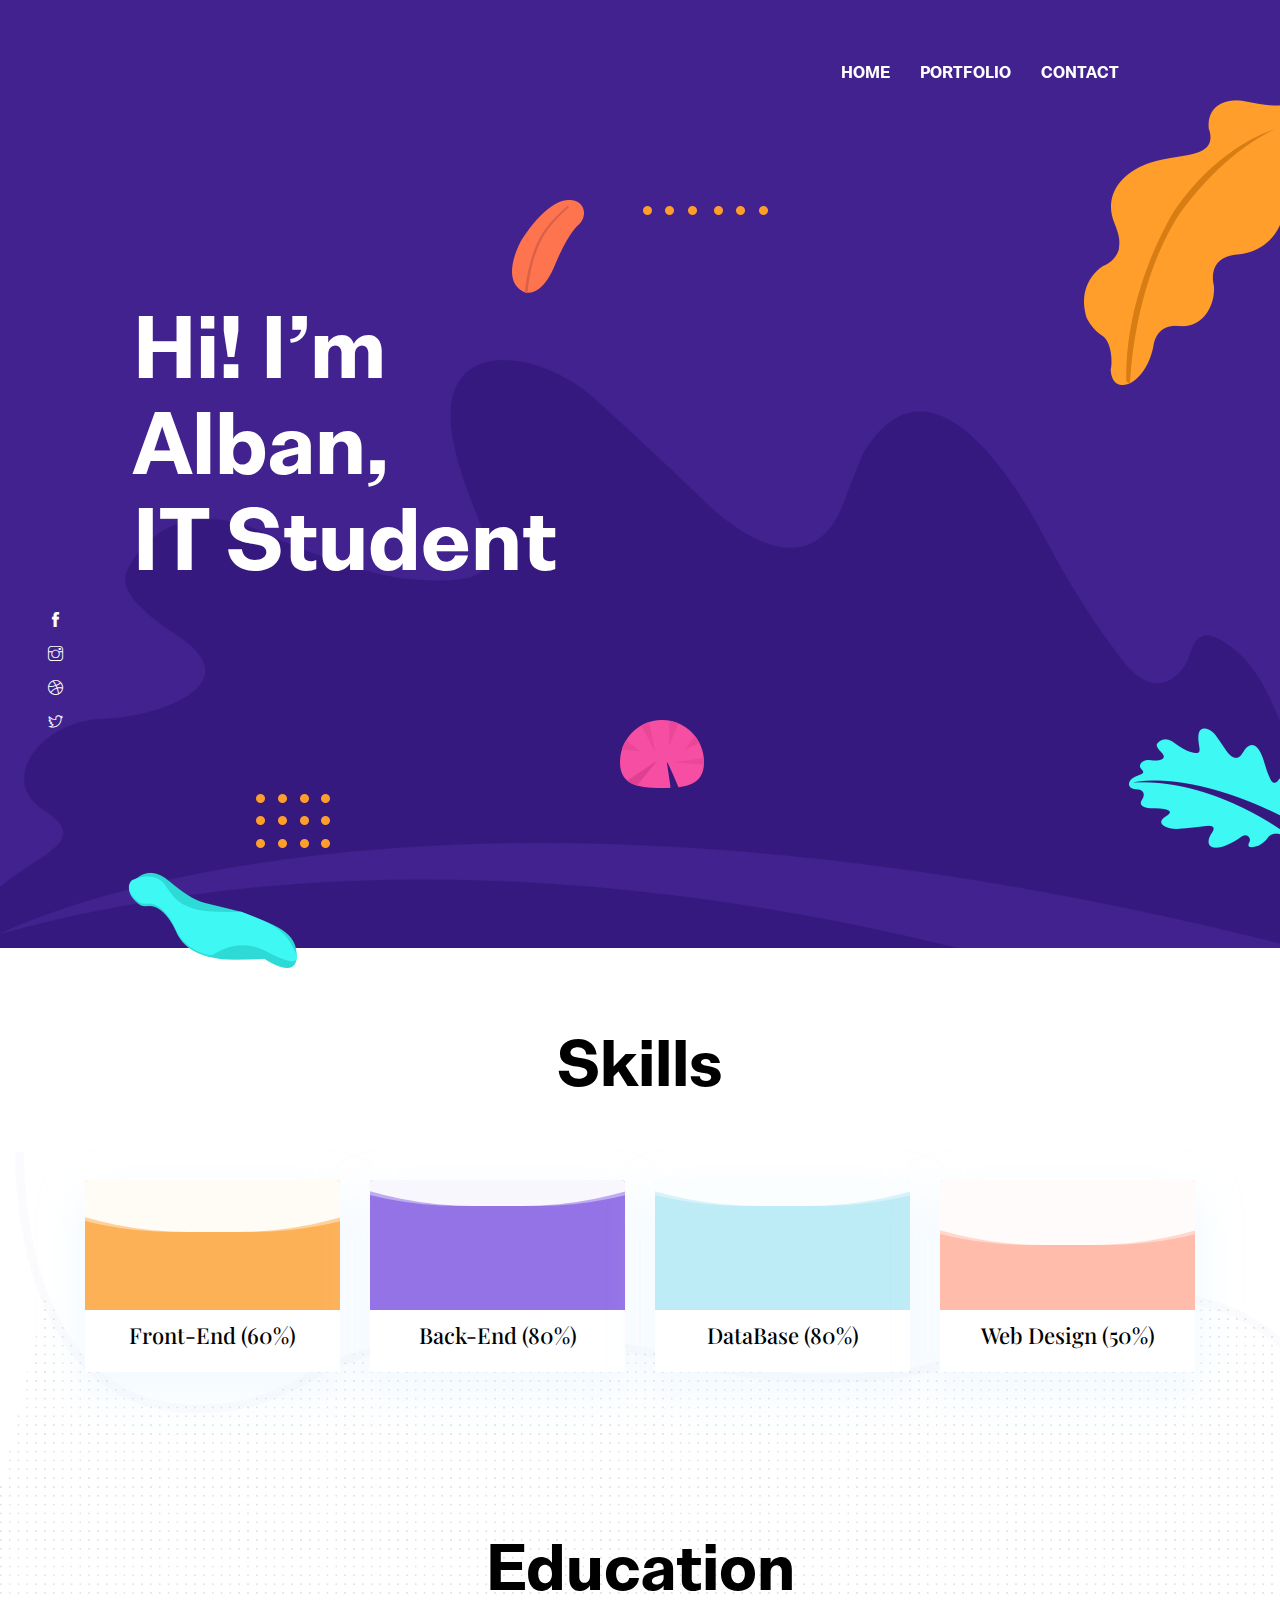
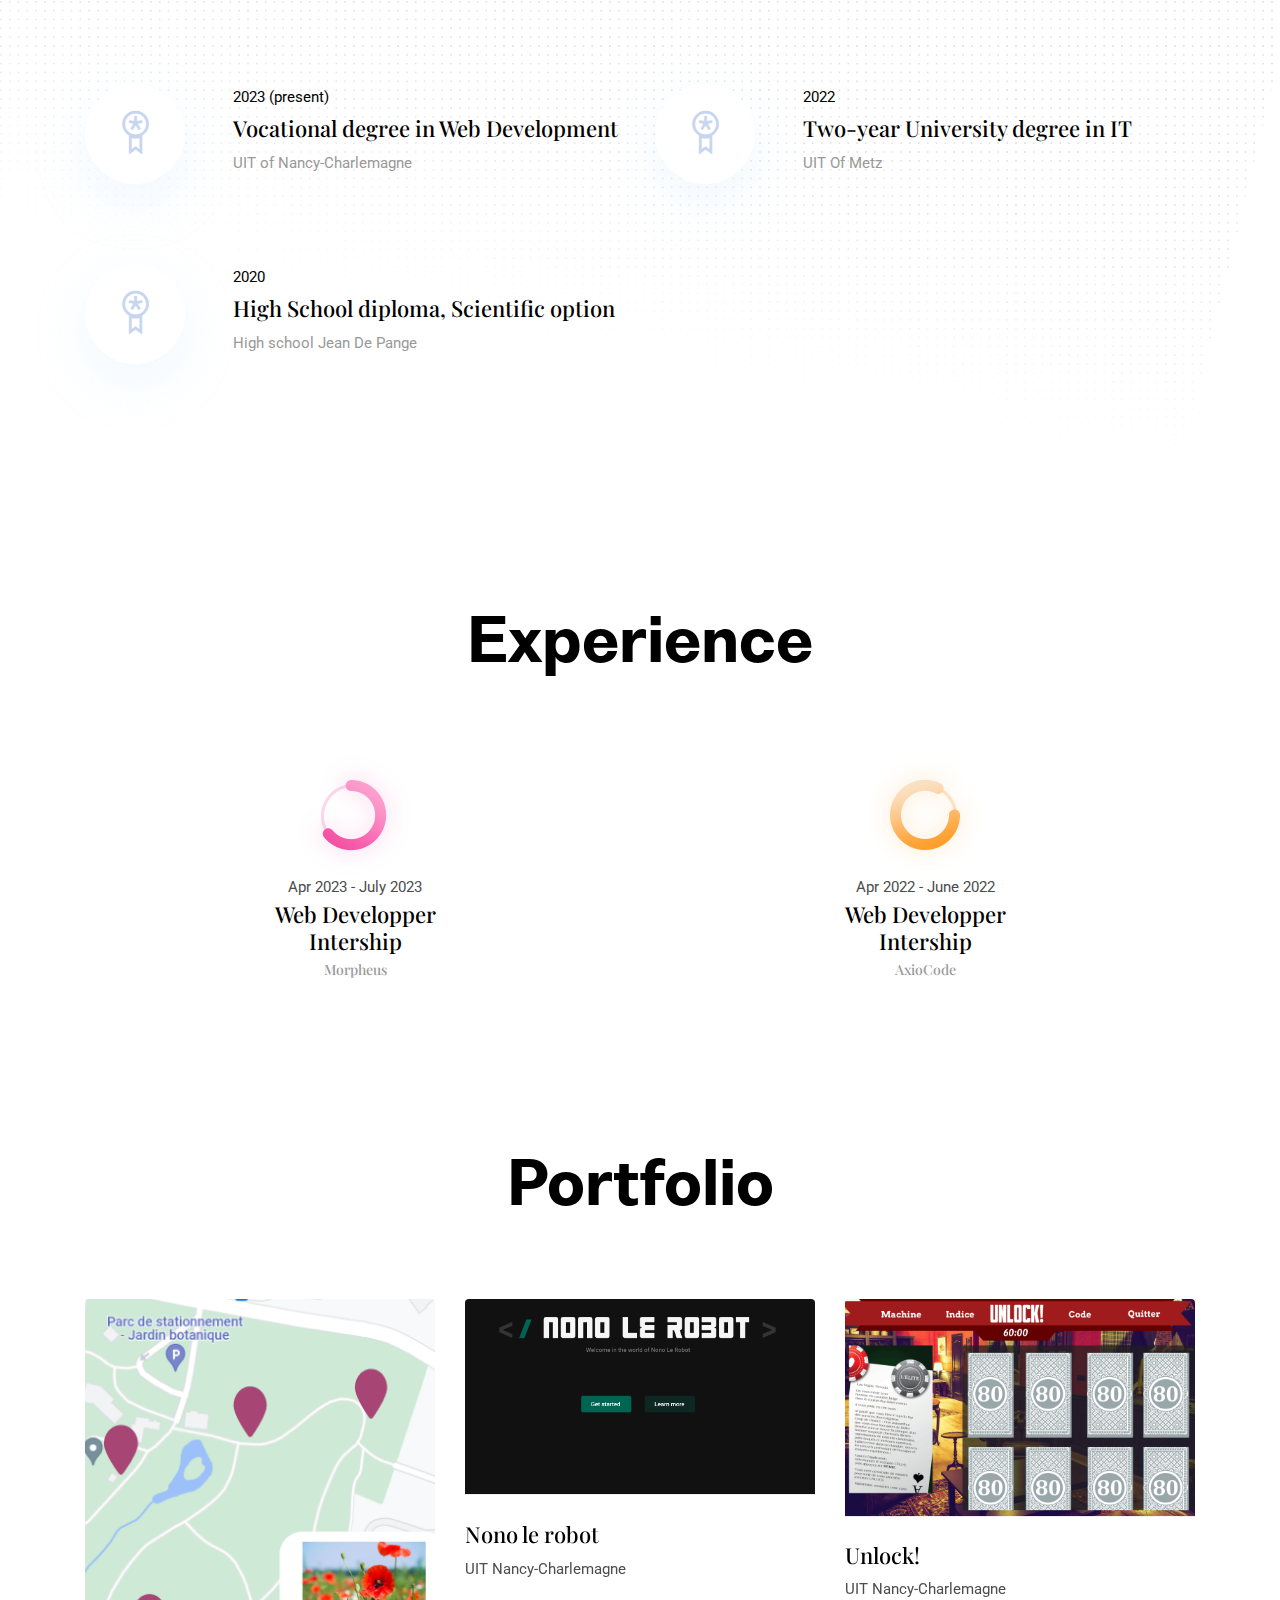
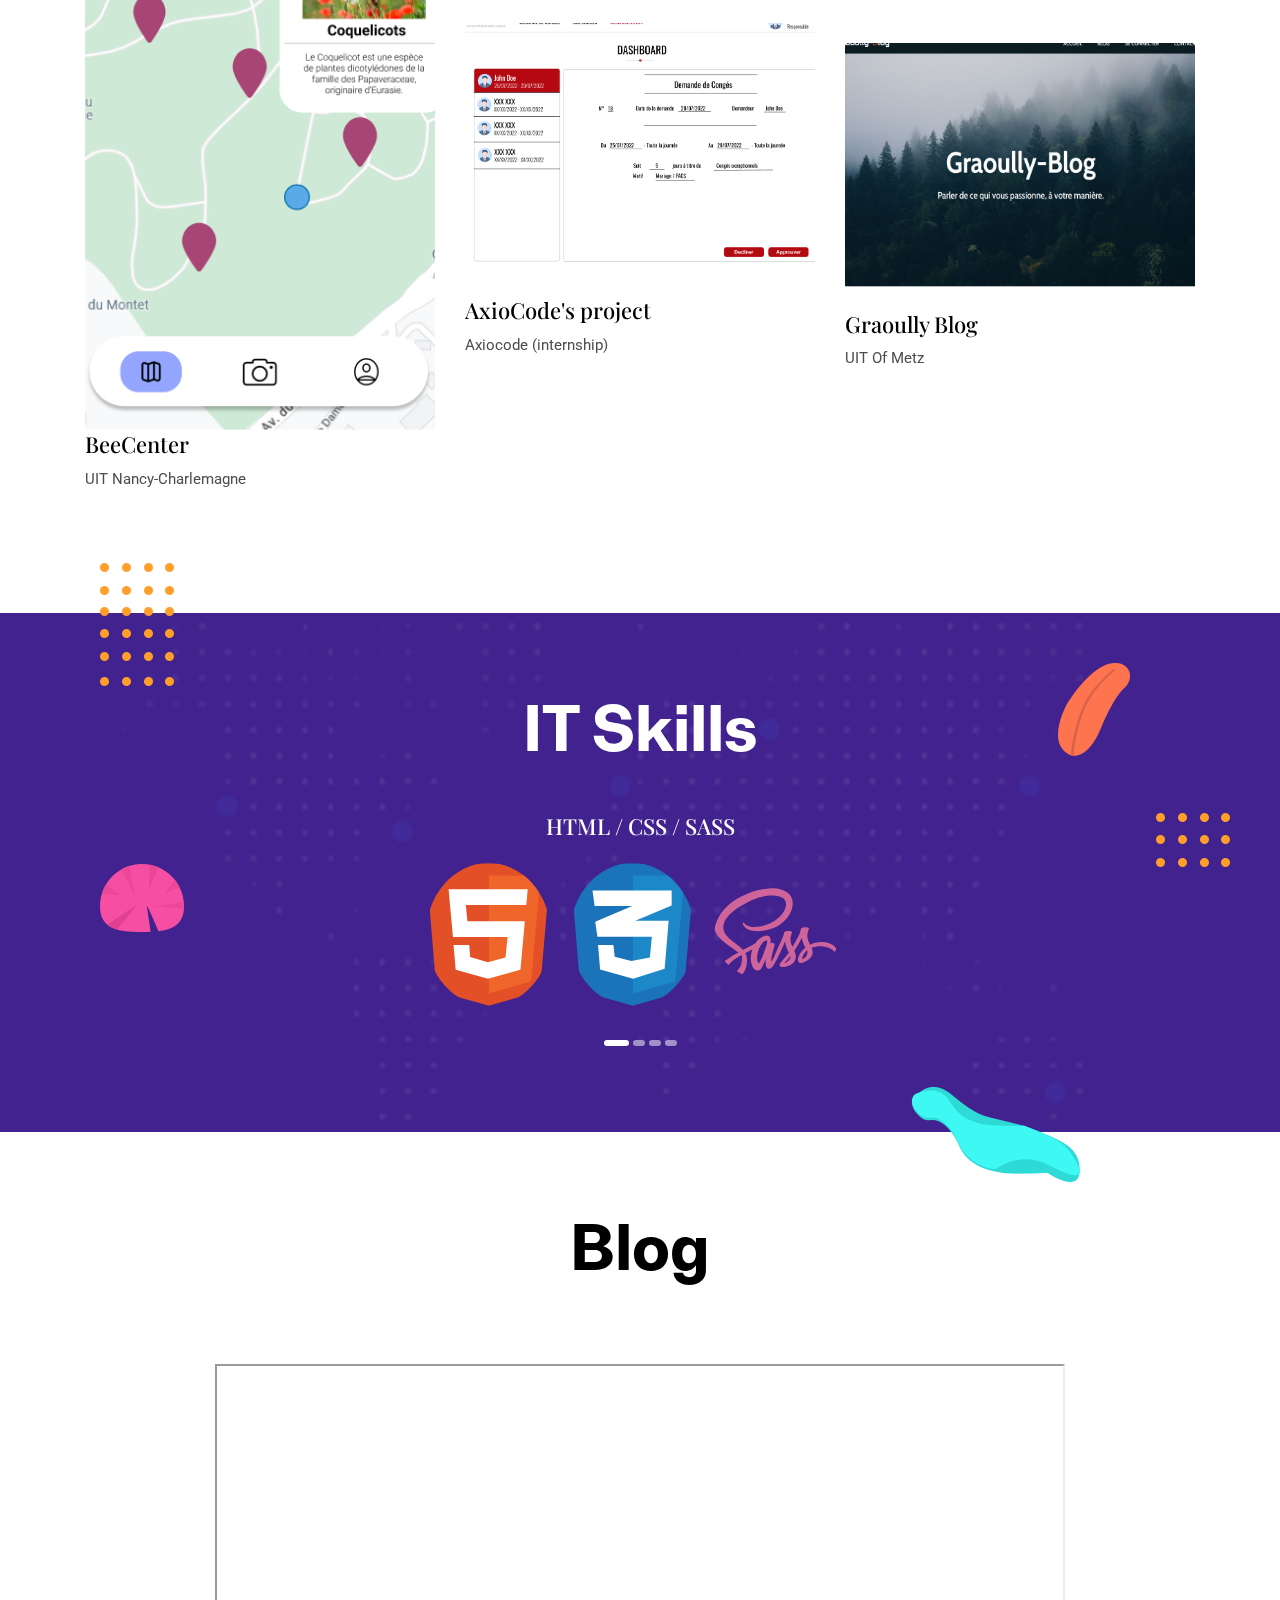
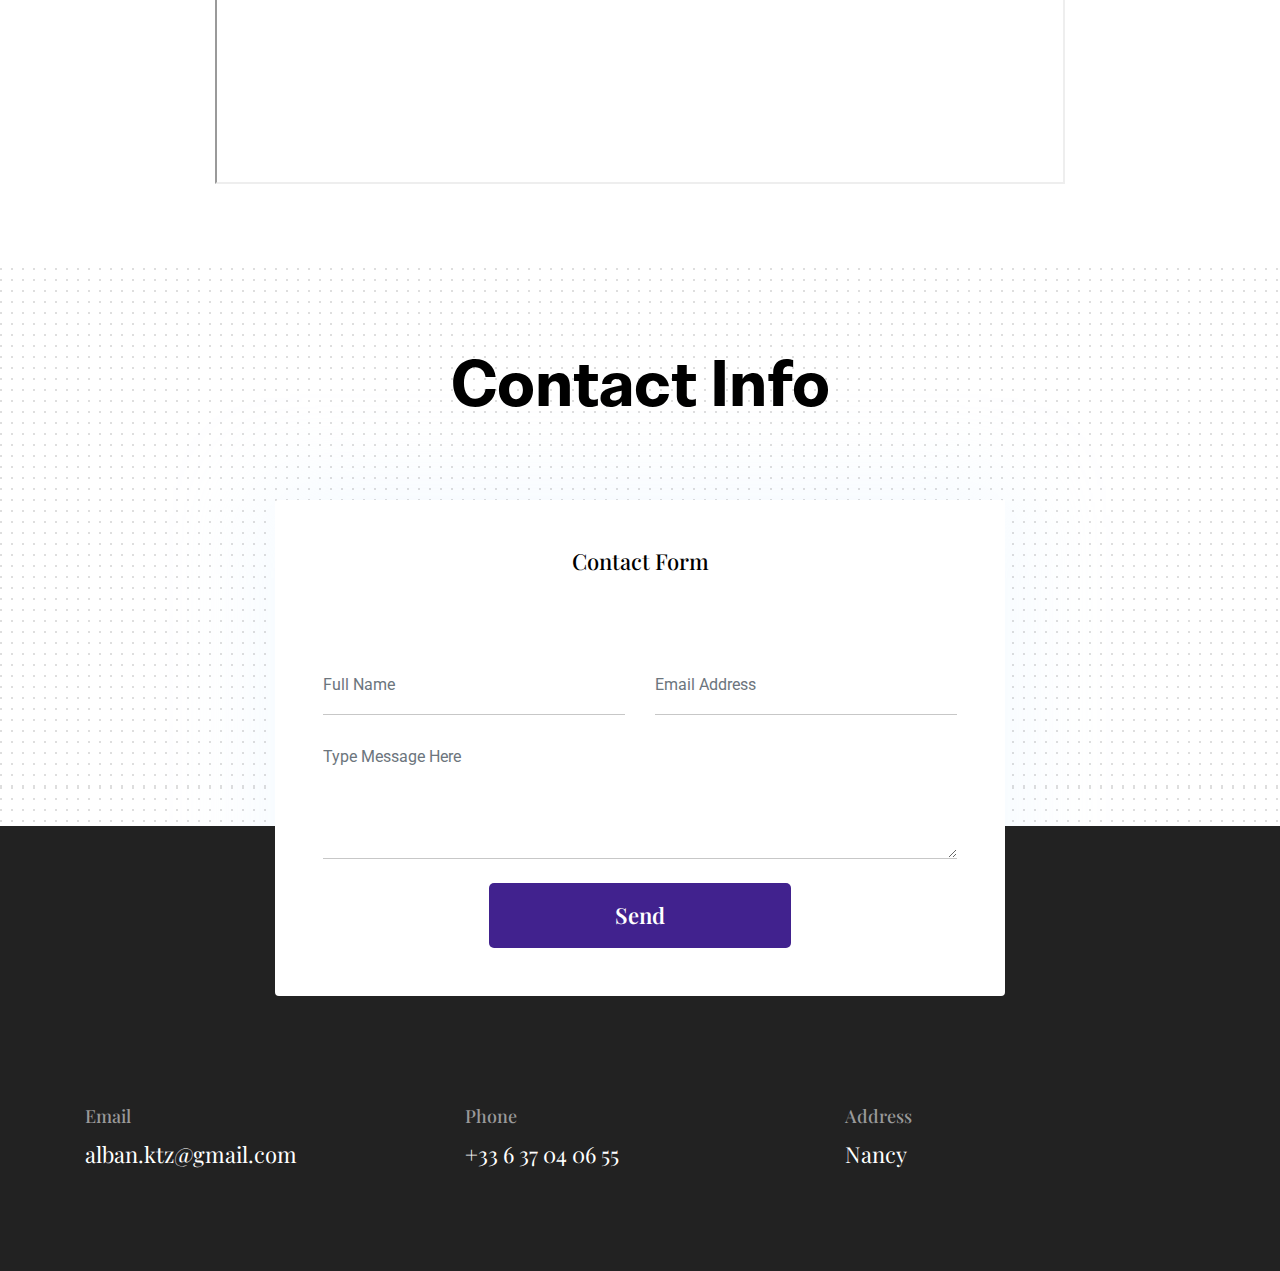
<file: index.html>
<!DOCTYPE html>
<html lang="zxx">

<head>
  <meta charset="utf-8">
  <title>Alban's Portfolio</title>

  <!-- mobile responsive meta -->
  <meta name="viewport" content="width=device-width, initial-scale=1">
  <meta name="viewport" content="width=device-width, initial-scale=1, maximum-scale=1">
  
  <!-- ** Plugins Needed for the Project ** -->
  <!-- Bootstrap -->
  <link rel="stylesheet" href="plugins/bootstrap/bootstrap.min.css">
  <!-- slick slider -->
  <link rel="stylesheet" href="plugins/slick/slick.css">
  <!-- themefy-icon -->
  <link rel="stylesheet" href="plugins/themify-icons/themify-icons.css">

  <!-- Main Stylesheet -->
  <link href="css/style.css" rel="stylesheet">
  
  <!--Favicon-->
  <link rel="shortcut icon" href="images/favicon.ico" type="image/x-icon">
  <link rel="icon" href="images/favicon.ico" type="image/x-icon">

</head>

<body>
  

<header class="navigation fixed-top">
  <nav class="navbar navbar-expand-lg navbar-dark">
    <button class="navbar-toggler" type="button" data-toggle="collapse" data-target="#navigation"
      aria-controls="navigation" aria-expanded="false" aria-label="Toggle navigation">
      <span class="navbar-toggler-icon"></span>
    </button>

    <div class="collapse navbar-collapse text-center" id="navigation">
      <ul class="navbar-nav ml-auto">
        <li class="nav-item active">
          <a class="nav-link" href="index.html">Home</a>
        </li>
        <li class="nav-item">
          <a class="nav-link" href="portfolio.html">Portfolio</a>
        </li>
        <li class="nav-item">
          <a class="nav-link" href="contact.html">Contact</a>
        </li>
      </ul>
    </div>
  </nav>
</header>

<!-- hero area -->
<section class="hero-area bg-primary" id="parallax">
  <div class="container">
    <div class="row">
      <div class="col-lg-11 mx-auto">
        <h1 class="text-white font-tertiary">Hi! I’m <br> Alban, <br> IT Student</h1>
      </div>
    </div>
  </div>
  <div class="layer-bg w-100">
    <img class="img-fluid w-100" src="images/illustrations/leaf-bg.png" alt="bg-shape">
  </div>
  <div class="layer" id="l2">
    <img src="images/illustrations/dots-cyan.png" alt="bg-shape">
  </div>
  <div class="layer" id="l3">
    <img src="images/illustrations/leaf-orange.png" alt="bg-shape">
  </div>
  <div class="layer" id="l4">
    <img src="images/illustrations/dots-orange.png" alt="bg-shape">
  </div>
  <div class="layer" id="l5">
    <img src="images/illustrations/leaf-yellow.png" alt="bg-shape">
  </div>
  <div class="layer" id="l6">
    <img src="images/illustrations/leaf-cyan.png" alt="bg-shape">
  </div>
  <div class="layer" id="l7">
    <img src="images/illustrations/dots-group-orange.png" alt="bg-shape">
  </div>
  <div class="layer" id="l8">
    <img src="images/illustrations/leaf-pink-round.png" alt="bg-shape">
  </div>
  <div class="layer" id="l9">
    <img src="images/illustrations/leaf-cyan-2.png" alt="bg-shape">
  </div>
  <!-- social icon -->
  <ul class="list-unstyled ml-5 mt-3 position-relative zindex-1">
    <li class="mb-3"><a class="text-white" href="#"><i class="ti-facebook"></i></a></li>
    <li class="mb-3"><a class="text-white" href="#"><i class="ti-instagram"></i></a></li>
    <li class="mb-3"><a class="text-white" href="#"><i class="ti-dribbble"></i></a></li>
    <li class="mb-3"><a class="text-white" href="#"><i class="ti-twitter"></i></a></li>
  </ul>
  <!-- /social icon -->
</section>
<!-- /hero area -->

<!-- skills -->
<section class="section">
  <div class="container">
    <div class="row">
      <div class="col-lg-12 text-center">
        <h2 class="section-title">Skills</h2>
      </div>
      <div class="col-lg-3 col-sm-6 mb-4 mb-lg-0">
        <div class="card shadow text-center">
          <div class="position-relative rounded-top progress-wrapper" data-color="#fdb157">
            <div class="wave" data-progress="60%"></div>
          </div>
          <div class="card-footer bg-white">
            <h4 class="card-title">Front-End (60%)</h4>
          </div>
        </div>
      </div>
      <div class="col-lg-3 col-sm-6 mb-4 mb-lg-0">
        <div class="card shadow text-center">
          <div class="position-relative rounded-top progress-wrapper" data-color="#9473e6">
            <div class="wave" data-progress="80%"></div>
          </div>
          <div class="card-footer bg-white">
            <h4 class="card-title">Back-End (80%)</h4>
          </div>
        </div>
      </div>
      <div class="col-lg-3 col-sm-6 mb-4 mb-lg-0">
        <div class="card shadow text-center">
          <div class="position-relative rounded-top progress-wrapper" data-color="#bdecf6">
            <div class="wave" data-progress="80%"></div>
          </div>
          <div class="card-footer bg-white">
            <h4 class="card-title">DataBase (80%)</h4>
          </div>
        </div>
      </div>
      <div class="col-lg-3 col-sm-6 mb-4 mb-lg-0">
        <div class="card shadow text-center">
          <div class="position-relative rounded-top progress-wrapper" data-color="#ffbcaa">
            <div class="wave" data-progress="50%"></div>
          </div>
          <div class="card-footer bg-white">
            <h4 class="card-title">Web Design (50%)</h4>
          </div>
        </div>
      </div>
    </div>
  </div>
</section>
<!-- /skills -->

<!-- education -->
<section class="section position-relative">
  <div class="container">
    <div class="row">
      <div class="col-lg-12 text-center">
        <h2 class="section-title">Education</h2>
      </div>
      <div class="col-lg-6 col-md-6 mb-80">
        <div class="d-flex">
          <div class="mr-lg-5 mr-3">
            <i class="ti-medall icon icon-light icon-bg bg-white shadow rounded-circle d-block"></i>
          </div>
          <div>
            <p class="text-dark mb-1">2023 (present)</p>
            <h4>Vocational degree in Web Development</h4>
            <p class="mb-0 text-light">UIT of Nancy-Charlemagne</p>
          </div>
        </div>
      </div>
      <div class="col-lg-6 col-md-6 mb-80">
        <div class="d-flex">
          <div class="mr-lg-5 mr-3">
            <i class="ti-medall icon icon-light icon-bg bg-white shadow rounded-circle d-block"></i>
          </div>
          <div>
            <p class="text-dark mb-1">2022</p>
            <h4>Two-year University degree in IT</h4>
            <p class="mb-0 text-light">UIT Of Metz</p>
          </div>
        </div>
      </div>
      <div class="col-lg-6 col-md-6 mb-80">
        <div class="d-flex">
          <div class="mr-lg-5 mr-3">
            <i class="ti-medall icon icon-light icon-bg bg-white shadow rounded-circle d-block"></i>
          </div>
          <div>
            <p class="text-dark mb-1">2020</p>
            <h4>High School diploma, Scientific option</h4>
            <p class="mb-0 text-light">High school Jean De Pange</p>
          </div>
        </div>
      </div>
      
    </div>
  </div>
  <!-- bg image -->
  <img class="img-fluid edu-bg-image w-100" src="images/backgrounds/education-bg.png" alt="bg-image">
</section>
<!-- /education -->

<!-- experience -->
<section class="section">
  <div class="container">
    <div class="row justify-content-around">
      <div class="col-lg-12 text-center">
        <h2 class="section-title">Experience</h2>
      </div>
      <div class="col-lg-3 col-md-4 text-center">
        <img src="images/experience/icon-1.png" alt="icon">
        <p class="mb-0">Apr 2023 - July 2023</p>
        <h4>Web Developper Intership</h4>
        <h6 class="text-light">Morpheus</h6>
      </div>
      <div class="col-lg-3 col-md-4 text-center">
        <img src="images/experience/icon-2.png" alt="icon">
        <p class="mb-0">Apr 2022 - June 2022</p>
        <h4>Web Developper Intership</h4>
        <h6 class="text-light">AxioCode</h6>
      </div>
    </div>
  </div>
</section>
<!-- ./experience -->

<!-- portfolio -->
<section class="section">
  <div class="container">
    <div class="row">
      <div class="col-12 text-center">
        <h2 class="section-title">Portfolio</h2>
      </div>
    </div>
    <div class="row shuffle-wrapper">
      <div class="col-lg-4 col-6 mb-4 shuffle-item">
        <div class="position-relative rounded hover-wrapper">
          <img src="images/portfolio/beecenter.png" alt="portfolio-image" class="img-fluid rounded w-100">
          <div class="hover-overlay">
            <div class="hover-content">
              <a class="btn btn-light btn-sm" href="portfolio.html">view all projects</a>
            </div>
          </div>
          <div>
          <br><br>
        		<h4>BeeCenter</h4>
        		<p>UIT Nancy-Charlemagne</p>
        	</div>
        </div>
      </div>
      <div class="col-lg-4 col-6 mb-4 shuffle-item">
        <div class="position-relative rounded hover-wrapper">
          <img src="images/portfolio/nonorobot.png" alt="portfolio-image" class="img-fluid rounded w-100">
          <div class="hover-overlay">
            <div class="hover-content">
              <a class="btn btn-light btn-sm" href="portfolio.html">view all projects</a>
            </div>
          </div>
          <div>
          <br><br>
        		<h4>Nono le robot</h4>
        		<p>UIT Nancy-Charlemagne</p>
        	</div>
        </div>
      </div>
      <div class="col-lg-4 col-6 mb-4 shuffle-item">
        <div class="position-relative rounded hover-wrapper">
          <img src="images/portfolio/unlock.png" alt="portfolio-image" class="img-fluid rounded w-100">
          <div class="hover-overlay">
            <div class="hover-content">
              <a class="btn btn-light btn-sm" href="portfolio.html">view all projects</a>
            </div>
          </div>
          <div>
          <br><br>
        		<h4>Unlock!</h4>
        		<p>UIT Nancy-Charlemagne</p>
        	</div>
        </div>
      </div>
      <div class="col-lg-4 col-6 mb-4 shuffle-item">
        <div class="position-relative rounded hover-wrapper">
          <img src="images/portfolio/axiocode.png" alt="portfolio-image" class="img-fluid rounded w-100">
          <div class="hover-overlay">
            <div class="hover-content">
              <a class="btn btn-light btn-sm" href="portfolio.html">view all projects</a>
            </div>
          </div>
          <div>
          <br><br>
        		<h4>AxioCode's project</h4>
        		<p>Axiocode (internship)</p>
        	</div>
        </div>
      </div>
      <div class="col-lg-4 col-6 mb-4 shuffle-item">
        <div class="position-relative rounded hover-wrapper">
          <img src="images/portfolio/graoully.png" alt="portfolio-image" class="img-fluid rounded w-100">
          <div class="hover-overlay">
            <div class="hover-content">
              <a class="btn btn-light btn-sm" href="portfolio.html">view all projects</a>
            </div>
          </div>
          <div>
          <br><br>
        		<h4>Graoully Blog</h4>
        		<p>UIT Of Metz</p>
        	</div>
        </div>
      </div>
    </div>
  </div>
</section>
<!-- /portfolio -->

<!-- skills -->
<section class="section bg-primary position-relative testimonial-bg-shapes">
  <div class="container">
    <div class="row">
      <div class="col-12 text-center">
        <h2 class="section-title text-white mb-5">IT Skills</h2>
      </div>
      <div class="col-lg-10 mx-auto testimonial-slider">
        <!-- slider-item -->
        <div class="text-center testimonial-content">
          <h4 class="text-white mb-4">HTML / CSS / SASS</h4>
          <img class="img-fluid rounded-circle mb-4 d-inline-block" src="images/testimonial/html-1.svg"
            alt="client-image" style="width:125px; margin-right:15px;">
          <img class="img-fluid rounded-circle mb-4 d-inline-block" src="images/testimonial/css-3.svg"
            alt="client-image" style="width:125px; margin-right:15px;">
          <img class="img-fluid rounded-circle mb-4 d-inline-block" src="images/testimonial/sass-1.svg"
            alt="client-image" style="width:125px; margin-right:15px;">  
        </div>
        <!-- slider-item -->
        <div class="text-center testimonial-content">
          <h4 class="text-white mb-4">PHP / Symfony / Slim</h4>
          <img class="img-fluid rounded-circle mb-4 d-inline-block" src="images/testimonial/PHP-logo.png"
            alt="client-image" style="width:125px; margin-right:15px;">
            <img class="img-fluid rounded-circle mb-4 d-inline-block" src="images/testimonial/symfony.svg"
            alt="client-image" style="width:125px; margin-right:15px;">
          <img class="img-fluid rounded-circle mb-4 d-inline-block" src="images/testimonial/slim.svg"
            alt="client-image" style="width:125px; margin-right:15px;">
        </div>
        <!-- slider-item -->
        <div class="text-center testimonial-content">
          <h4 class="text-white mb-4">MySQL / NoSQL / MongoDB</h4>
          <img class="img-fluid rounded-circle mb-4 d-inline-block" src="images/testimonial/mysql-6.svg"
            alt="client-image" style="width:125px; margin-right:15px;">
          <img class="img-fluid rounded-circle mb-4 d-inline-block" src="images/testimonial/nosql.png"
            alt="client-image" style="width:125px; margin-right:15px;">
            <img class="img-fluid rounded-circle mb-4 d-inline-block" src="images/testimonial/mongodb-icon-1.svg"
            alt="client-image" style="width:125px; margin-right:15px;">
        </div>
        <!-- slider-item -->
        <div class="text-center testimonial-content">
          <h4 class="text-white mb-4">JavaScript / Node.js / Vue.js / React.js</h4>
          <img class="img-fluid rounded-circle mb-4 d-inline-block" src="images/testimonial/logo-javascript.svg"
            alt="client-image" style="width:125px; margin-right:15px;">
            <img class="img-fluid rounded-circle mb-4 d-inline-block" src="images/testimonial/nodejs-2.svg"
            alt="client-image" style="width:125px; margin-right:15px;">
          <img class="img-fluid rounded-circle mb-4 d-inline-block" src="images/testimonial/vuejs.png"
            alt="client-image" style="width:125px; margin-right:15px;">
          <img class="img-fluid rounded-circle mb-4 d-inline-block" src="images/testimonial/reactjs.png"
            alt="client-image" style="width:125px; margin-right:15px;">
        </div>
      </div>
    </div>
  </div>
<!-- bg shapes -->
  <img src="images/backgrounds/map.png" alt="map" class="img-fluid bg-map">
  <img src="images/illustrations/dots-group-v.png" alt="bg-shape" class="img-fluid bg-shape-1">
  <img src="images/illustrations/leaf-orange.png" alt="bg-shape" class="img-fluid bg-shape-2">
  <img src="images/illustrations/dots-group-sm.png" alt="bg-shape" class="img-fluid bg-shape-3">
  <img src="images/illustrations/leaf-pink-round.png" alt="bg-shape" class="img-fluid bg-shape-4">
  <img src="images/illustrations/leaf-cyan.png" alt="bg-shape" class="img-fluid bg-shape-5">
</section>
<!-- /skills -->


<!-- blog -->
<section class="section">
  <div class="container">
    <div class="row">
      <div class="col-12 text-center">
        <h2 class="section-title">Blog</h2>
      </div>
      <div style="margin: 0 auto">
       <iframe width="850" height="420"
        src="https://www.youtube.com/watch?v=rpxCrXMsRXM">
        </iframe> 
      </div>
    </div>
  </div>
</section>
<!-- /blog -->

<!-- contact -->
<section class="section section-on-footer" data-background="images/backgrounds/bg-dots.png">
  <div class="container">
    <div class="row">
      <div class="col-12 text-center">
        <h2 class="section-title">Contact Info</h2>
      </div>
      <div class="col-lg-8 mx-auto">
        <div class="bg-white rounded text-center p-5 shadow-down">
          <h4 class="mb-80">Contact Form</h4>
          <form action="#" class="row">
            <div class="col-md-6">
              <input type="text" id="name" name="name" placeholder="Full Name" class="form-control px-0 mb-4">
            </div>
            <div class="col-md-6">
              <input type="email" id="email" name="email" placeholder="Email Address" class="form-control px-0 mb-4">
            </div>
            <div class="col-12">
              <textarea name="message" id="message" class="form-control px-0 mb-4"
                placeholder="Type Message Here"></textarea>
            </div>
            <div class="col-lg-6 col-10 mx-auto">
              <button class="btn btn-primary w-100">send</button>
            </div>
          </form>
        </div>
      </div>
    </div>
  </div>
</section>
<!-- /contact -->

<!-- footer -->
<footer class="bg-dark footer-section">
  <div class="section">
    <div class="container">
      <div class="row">
        <div class="col-md-4">
          <h5 class="text-light">Email</h5>
          <p class="text-white paragraph-lg font-secondary">alban.ktz@gmail.com</p>
        </div>
        <div class="col-md-4">
          <h5 class="text-light">Phone</h5>
          <p class="text-white paragraph-lg font-secondary">+33 6 37 04 06 55</p>
        </div>
        <div class="col-md-4">
          <h5 class="text-light">Address</h5>
          <p class="text-white paragraph-lg font-secondary">Nancy</p>
        </div>
      </div>
    </div>
  </div>
</footer>
<!-- /footer -->

<!-- jQuery -->
<script src="plugins/jQuery/jquery.min.js"></script>
<!-- Bootstrap JS -->
<script src="plugins/bootstrap/bootstrap.min.js"></script>
<!-- slick slider -->
<script src="plugins/slick/slick.min.js"></script>
<!-- filter -->
<script src="plugins/shuffle/shuffle.min.js"></script>

<!-- Main Script -->
<script src="js/script.js"></script>

</body>
</html>
</file>
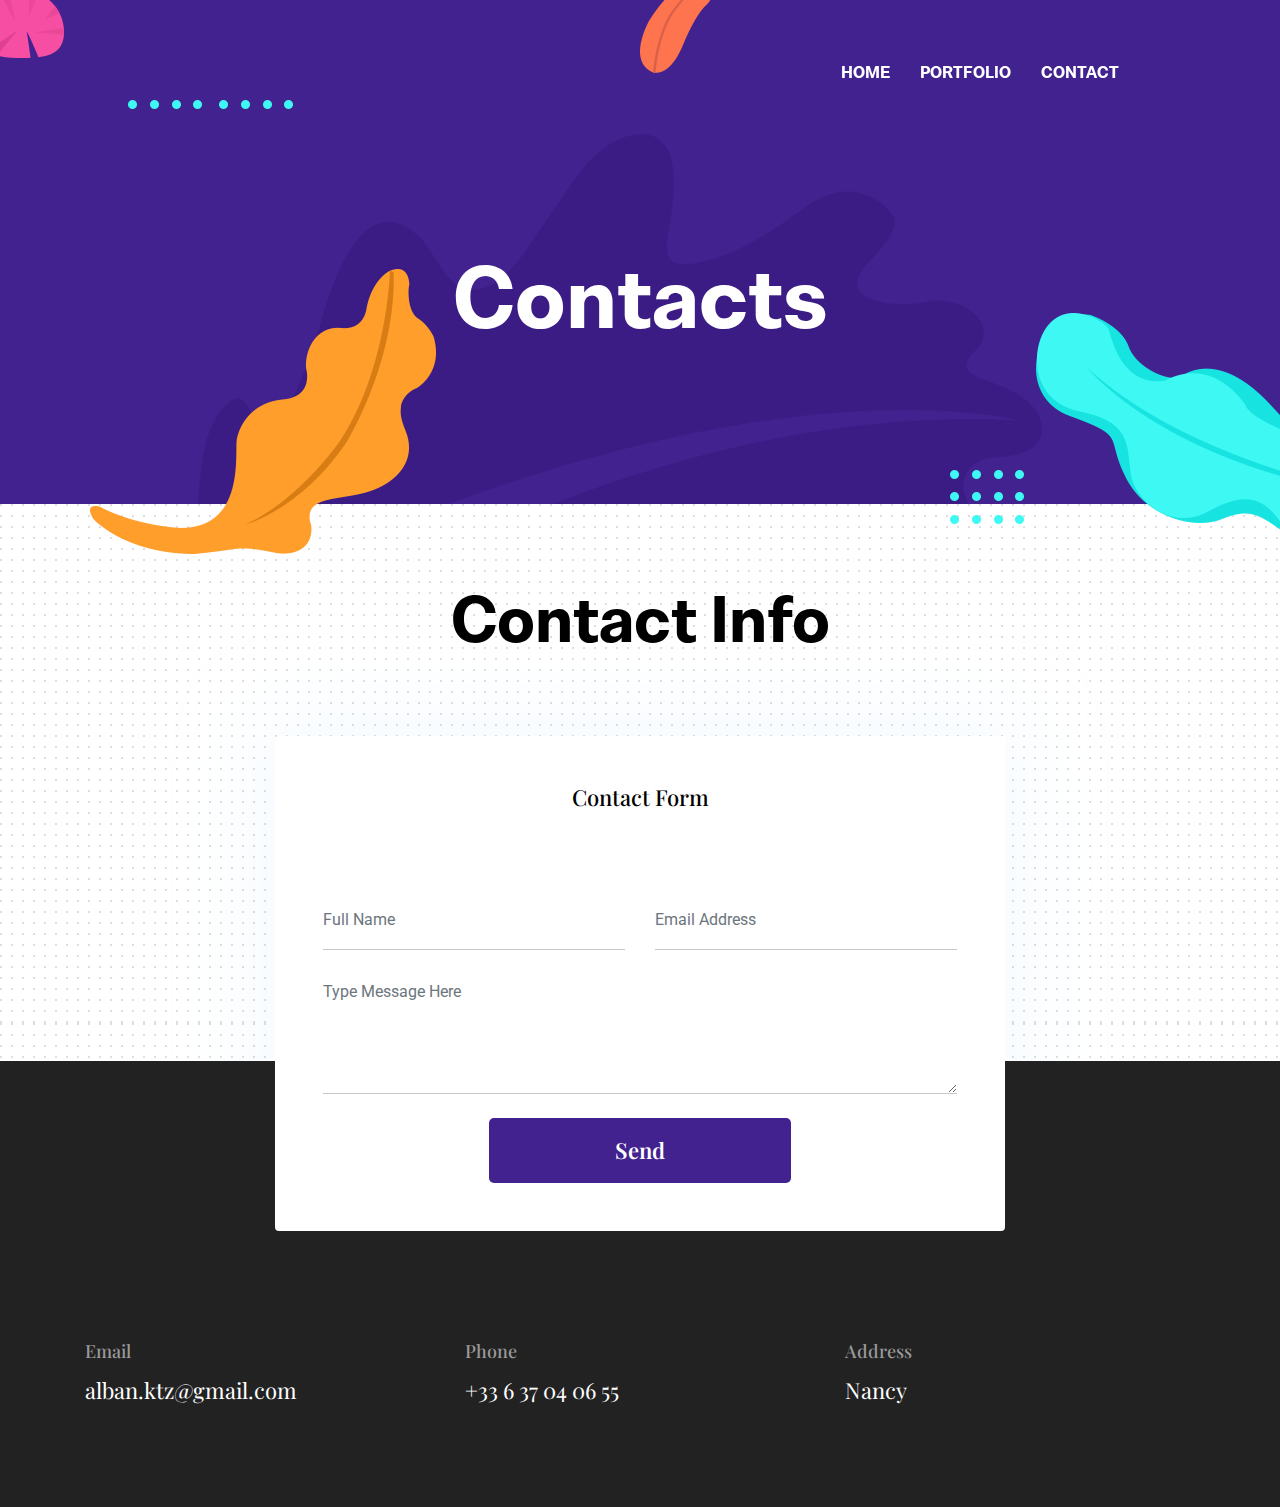
<file: contact.html>
<!DOCTYPE html>
<html lang="zxx">

<head>
  <meta charset="utf-8">
  <title>Portfolio Template</title>

  <!-- mobile responsive meta -->
  <meta name="viewport" content="width=device-width, initial-scale=1">
  <meta name="viewport" content="width=device-width, initial-scale=1, maximum-scale=1">
  
  <!-- ** Plugins Needed for the Project ** -->
  <!-- Bootstrap -->
  <link rel="stylesheet" href="plugins/bootstrap/bootstrap.min.css">
  <!-- slick slider -->
  <link rel="stylesheet" href="plugins/slick/slick.css">
  <!-- themefy-icon -->
  <link rel="stylesheet" href="plugins/themify-icons/themify-icons.css">

  <!-- Main Stylesheet -->
  <link href="css/style.css" rel="stylesheet">
  
  <!--Favicon-->
  <link rel="shortcut icon" href="images/favicon.ico" type="image/x-icon">
  <link rel="icon" href="images/favicon.ico" type="image/x-icon">

</head>

<body>
  

<header class="navigation fixed-top">
  <nav class="navbar navbar-expand-lg navbar-dark">
    <button class="navbar-toggler" type="button" data-toggle="collapse" data-target="#navigation"
      aria-controls="navigation" aria-expanded="false" aria-label="Toggle navigation">
      <span class="navbar-toggler-icon"></span>
    </button>

    <div class="collapse navbar-collapse text-center" id="navigation">
      <ul class="navbar-nav ml-auto">
        <li class="nav-item active">
          <a class="nav-link" href="index.html">Home</a>
        </li>
        <li class="nav-item">
          <a class="nav-link" href="portfolio.html">Portfolio</a>
        </li>
        <li class="nav-item">
          <a class="nav-link" href="contact.html">Contact</a>
        </li>
      </ul>
    </div>
  </nav>
</header>

<!-- page title -->
<section class="page-title bg-primary position-relative">
  <div class="container">
    <div class="row">
      <div class="col-12 text-center">
        <h1 class="text-white font-tertiary">Contacts</h1>
      </div>
    </div>
  </div>
  <!-- background shapes -->
  <img src="images/illustrations/page-title.png" alt="illustrations" class="bg-shape-1 w-100">
  <img src="images/illustrations/leaf-pink-round.png" alt="illustrations" class="bg-shape-2">
  <img src="images/illustrations/dots-cyan.png" alt="illustrations" class="bg-shape-3">
  <img src="images/illustrations/leaf-orange.png" alt="illustrations" class="bg-shape-4">
  <img src="images/illustrations/leaf-yellow.png" alt="illustrations" class="bg-shape-5">
  <img src="images/illustrations/dots-group-cyan.png" alt="illustrations" class="bg-shape-6">
  <img src="images/illustrations/leaf-cyan-lg.png" alt="illustrations" class="bg-shape-7">
</section>
<!-- /page title -->

<!-- contact -->
<section class="section section-on-footer" data-background="images/backgrounds/bg-dots.png">
  <div class="container">
    <div class="row">
      <div class="col-12 text-center">
        <h2 class="section-title">Contact Info</h2>
      </div>
      <div class="col-lg-8 mx-auto">
        <div class="bg-white rounded text-center p-5 shadow-down">
          <h4 class="mb-80">Contact Form</h4>
          <form action="#" class="row">
            <div class="col-md-6">
              <input type="text" id="name" name="name" placeholder="Full Name" class="form-control px-0 mb-4">
            </div>
            <div class="col-md-6">
              <input type="email" id="email" name="email" placeholder="Email Address" class="form-control px-0 mb-4">
            </div>
            <div class="col-12">
              <textarea name="message" id="message" class="form-control px-0 mb-4"
                placeholder="Type Message Here"></textarea>
            </div>
            <div class="col-lg-6 col-10 mx-auto">
              <button class="btn btn-primary w-100">send</button>
            </div>
          </form>
        </div>
      </div>
    </div>
  </div>
</section>
<!-- /contact -->

<!-- footer -->
<footer class="bg-dark footer-section">
  <div class="section">
    <div class="container">
      <div class="row">
        <div class="col-md-4">
          <h5 class="text-light">Email</h5>
          <p class="text-white paragraph-lg font-secondary">alban.ktz@gmail.com</p>
        </div>
        <div class="col-md-4">
          <h5 class="text-light">Phone</h5>
          <p class="text-white paragraph-lg font-secondary">+33 6 37 04 06 55</p>
        </div>
        <div class="col-md-4">
          <h5 class="text-light">Address</h5>
          <p class="text-white paragraph-lg font-secondary">Nancy</p>
        </div>
      </div>
    </div>
  </div>
</footer>
<!-- /footer -->

<!-- jQuery -->
<script src="plugins/jQuery/jquery.min.js"></script>
<!-- Bootstrap JS -->
<script src="plugins/bootstrap/bootstrap.min.js"></script>
<!-- slick slider -->
<script src="plugins/slick/slick.min.js"></script>
<!-- filter -->
<script src="plugins/shuffle/shuffle.min.js"></script>

<!-- Main Script -->
<script src="js/script.js"></script>

</body>
</html>
</file>
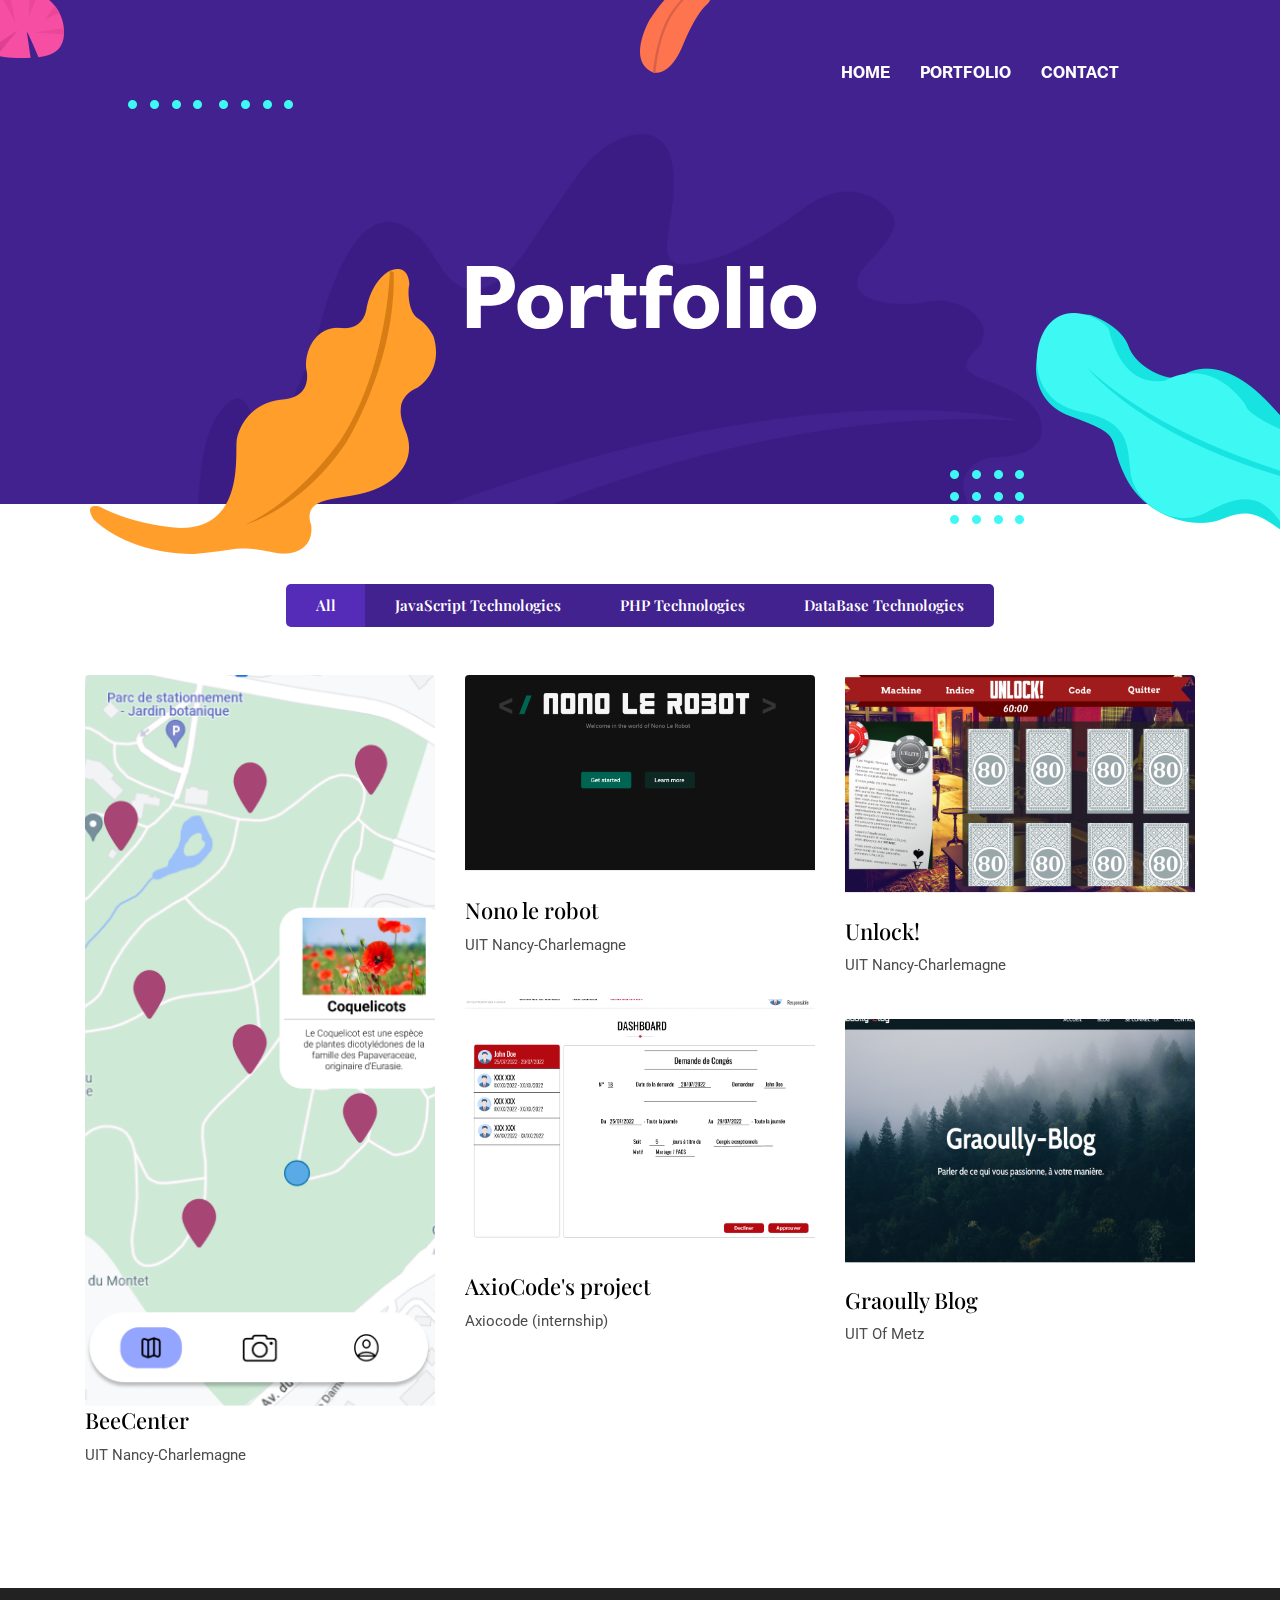
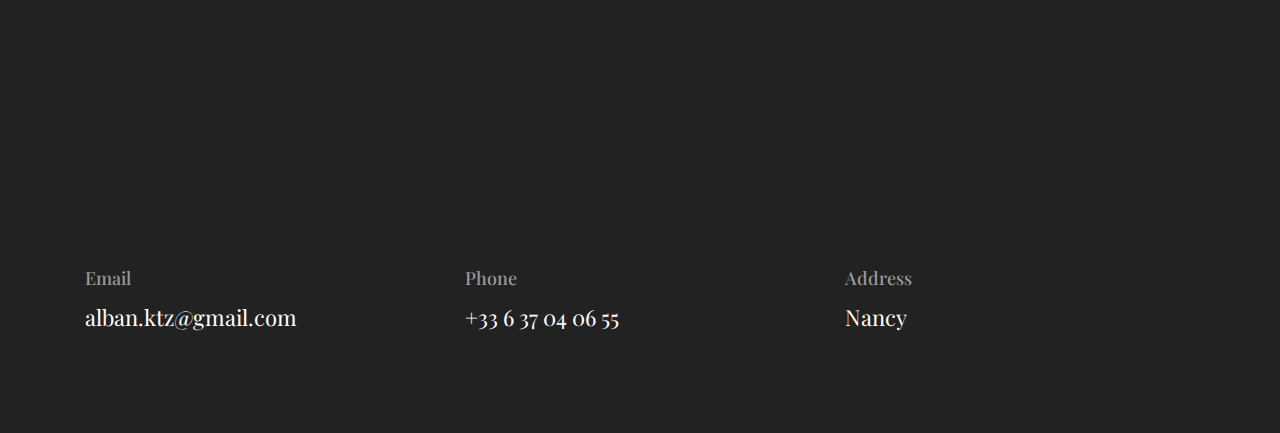
<file: portfolio.html>
<!DOCTYPE html>
<html lang="zxx">

<head>
  <meta charset="utf-8">
  <title>Portfolio Template</title>

  <!-- mobile responsive meta -->
  <meta name="viewport" content="width=device-width, initial-scale=1">
  <meta name="viewport" content="width=device-width, initial-scale=1, maximum-scale=1">
  
  <!-- ** Plugins Needed for the Project ** -->
  <!-- Bootstrap -->
  <link rel="stylesheet" href="plugins/bootstrap/bootstrap.min.css">
  <!-- slick slider -->
  <link rel="stylesheet" href="plugins/slick/slick.css">
  <!-- themefy-icon -->
  <link rel="stylesheet" href="plugins/themify-icons/themify-icons.css">

  <!-- Main Stylesheet -->
  <link href="css/style.css" rel="stylesheet">
  
  <!--Favicon-->
  <link rel="shortcut icon" href="images/favicon.ico" type="image/x-icon">
  <link rel="icon" href="images/favicon.ico" type="image/x-icon">

</head>

<body>
  

<header class="navigation fixed-top">
  <nav class="navbar navbar-expand-lg navbar-dark">
    <button class="navbar-toggler" type="button" data-toggle="collapse" data-target="#navigation"
      aria-controls="navigation" aria-expanded="false" aria-label="Toggle navigation">
      <span class="navbar-toggler-icon"></span>
    </button>

    <div class="collapse navbar-collapse text-center" id="navigation">
      <ul class="navbar-nav ml-auto">
        <li class="nav-item active">
          <a class="nav-link" href="index.html">Home</a>
        </li>
        <li class="nav-item">
          <a class="nav-link" href="portfolio.html">Portfolio</a>
        </li>
        <li class="nav-item">
          <a class="nav-link" href="contact.html">Contact</a>
        </li>
      </ul>
    </div>
  </nav>
</header>

<!-- page title -->
<section class="page-title bg-primary position-relative">
  <div class="container">
    <div class="row">
      <div class="col-12 text-center">
        <h1 class="text-white font-tertiary">Portfolio</h1>
      </div>
    </div>
  </div>
  <!-- background shapes -->
  <img src="images/illustrations/page-title.png" alt="illustrations" class="bg-shape-1 w-100">
  <img src="images/illustrations/leaf-pink-round.png" alt="illustrations" class="bg-shape-2">
  <img src="images/illustrations/dots-cyan.png" alt="illustrations" class="bg-shape-3">
  <img src="images/illustrations/leaf-orange.png" alt="illustrations" class="bg-shape-4">
  <img src="images/illustrations/leaf-yellow.png" alt="illustrations" class="bg-shape-5">
  <img src="images/illustrations/dots-group-cyan.png" alt="illustrations" class="bg-shape-6">
  <img src="images/illustrations/leaf-cyan-lg.png" alt="illustrations" class="bg-shape-7">
</section>
<!-- /page title -->

<!-- portfolio -->
<section class="section">
  <div class="container">
    <div class="row mb-5">
      <div class="col-12">
        <div class="btn-group btn-group-toggle justify-content-center d-flex" data-toggle="buttons">
          <label class="btn btn-sm btn-primary active">
            <input type="radio" name="shuffle-filter" value="all" checked="checked" />All
          </label>
          <label class="btn btn-sm btn-primary">
            <input type="radio" name="shuffle-filter" value="js" />JavaScript Technologies
          </label>
          <label class="btn btn-sm btn-primary">
            <input type="radio" name="shuffle-filter" value="php" />PHP Technologies
          </label>
          <label class="btn btn-sm btn-primary">
            <input type="radio" name="shuffle-filter" value="db" />DataBase Technologies
          </label>
        </div>
      </div>
    </div>
    <div class="row shuffle-wrapper">
      <div class="col-lg-4 col-6 mb-4 shuffle-item" data-groups="[&quot;js&quot;,&quot;db&quot;]">
        <div class="position-relative rounded hover-wrapper">
          <img src="images/portfolio/beecenter.png" alt="portfolio-image" class="img-fluid rounded w-100 d-block">
          <div class="hover-overlay">
            <div class="hover-content">
            </div>
          </div>
          <div>
          <br><br>
        		<h4>BeeCenter</h4>
        		<p>UIT Nancy-Charlemagne</p>
        	</div>
        </div>
      </div>
      <div class="col-lg-4 col-6 mb-4 shuffle-item" data-groups="[&quot;js&quot;]">
        <div class="position-relative rounded hover-wrapper">
          <img src="images/portfolio/nonorobot.png" alt="portfolio-image" class="img-fluid rounded w-100 d-block">
          <div class="hover-overlay">
            <div class="hover-content">
            </div>
          </div>
          <div>
          <br><br>
        		<h4>Nono le robot</h4>
        		<p>UIT Nancy-Charlemagne</p>
        	</div>
        </div>
      </div>
      <div class="col-lg-4 col-6 mb-4 shuffle-item" data-groups="[&quot;php&quot;,&quot;db&quot;]">
        <div class="position-relative rounded hover-wrapper">
          <img src="images/portfolio/unlock.png" alt="portfolio-image" class="img-fluid rounded w-100 d-block">
          <div class="hover-overlay">
            <div class="hover-content">
            </div>
          </div>
          <div>
          <br><br>
        		<h4>Unlock!</h4>
        		<p>UIT Nancy-Charlemagne</p>
        	</div>
        </div>
      </div>
      <div class="col-lg-4 col-6 mb-4 shuffle-item" data-groups="[&quot;js&quot;,&quot;php&quot;,&quot;db&quot;]">
        <div class="position-relative rounded hover-wrapper">
          <img src="images/portfolio/axiocode.png" alt="portfolio-image" class="img-fluid rounded w-100 d-block">
          <div class="hover-overlay">
            <div class="hover-content">
            </div>
          </div>
          <div>
          <br><br>
        		<h4>AxioCode's project</h4>
        		<p>Axiocode (internship)</p>
        	</div>
        </div>
      </div>
      <div class="col-lg-4 col-6 mb-4 shuffle-item" data-groups="[&quot;php&quot;,&quot;db&quot;]">
        <div class="position-relative rounded hover-wrapper">
          <img src="images/portfolio/graoully.png" alt="portfolio-image" class="img-fluid rounded w-100 d-block">
          <div class="hover-overlay">
            <div class="hover-content">
            </div>
          </div>
          <div>
          <br><br>
        		<h4>Graoully Blog</h4>
        		<p>UIT Of Metz</p>
        	</div>
        </div>
      </div>
    </div>
  </div>
</section>
<!-- /portfolio -->

<!-- footer -->
<footer class="bg-dark footer-section">
  <div class="section">
    <div class="container">
      <div class="row">
        <div class="col-md-4">
          <h5 class="text-light">Email</h5>
          <p class="text-white paragraph-lg font-secondary">alban.ktz@gmail.com</p>
        </div>
        <div class="col-md-4">
          <h5 class="text-light">Phone</h5>
          <p class="text-white paragraph-lg font-secondary">+33 6 37 04 06 55</p>
        </div>
        <div class="col-md-4">
          <h5 class="text-light">Address</h5>
          <p class="text-white paragraph-lg font-secondary">Nancy</p>
        </div>
      </div>
    </div>
  </div>
</footer>
<!-- /footer -->

<!-- jQuery -->
<script src="plugins/jQuery/jquery.min.js"></script>
<!-- Bootstrap JS -->
<script src="plugins/bootstrap/bootstrap.min.js"></script>
<!-- slick slider -->
<script src="plugins/slick/slick.min.js"></script>
<!-- filter -->
<script src="plugins/shuffle/shuffle.min.js"></script>

<!-- Main Script -->
<script src="js/script.js"></script>

</body>
</html>
</file>
<file: plugins/themify-icons/themify-icons.css>
@font-face{font-family:themify;src:url(fonts/themify.eot?-fvbane);src:url(fonts/themify.eot?#iefix-fvbane) format('embedded-opentype'),url(fonts/themify.woff?-fvbane) format('woff'),url(fonts/themify.ttf?-fvbane) format('truetype'),url(fonts/themify.svg?-fvbane#themify) format('svg');font-weight:400;font-style:normal}[class*=" ti-"],[class^=ti-]{font-family:themify;speak:none;font-style:normal;font-weight:400;font-variant:normal;text-transform:none;line-height:1;-webkit-font-smoothing:antialiased;-moz-osx-font-smoothing:grayscale}.ti-wand:before{content:"\e600"}.ti-volume:before{content:"\e601"}.ti-user:before{content:"\e602"}.ti-unlock:before{content:"\e603"}.ti-unlink:before{content:"\e604"}.ti-trash:before{content:"\e605"}.ti-thought:before{content:"\e606"}.ti-target:before{content:"\e607"}.ti-tag:before{content:"\e608"}.ti-tablet:before{content:"\e609"}.ti-star:before{content:"\e60a"}.ti-spray:before{content:"\e60b"}.ti-signal:before{content:"\e60c"}.ti-shopping-cart:before{content:"\e60d"}.ti-shopping-cart-full:before{content:"\e60e"}.ti-settings:before{content:"\e60f"}.ti-search:before{content:"\e610"}.ti-zoom-in:before{content:"\e611"}.ti-zoom-out:before{content:"\e612"}.ti-cut:before{content:"\e613"}.ti-ruler:before{content:"\e614"}.ti-ruler-pencil:before{content:"\e615"}.ti-ruler-alt:before{content:"\e616"}.ti-bookmark:before{content:"\e617"}.ti-bookmark-alt:before{content:"\e618"}.ti-reload:before{content:"\e619"}.ti-plus:before{content:"\e61a"}.ti-pin:before{content:"\e61b"}.ti-pencil:before{content:"\e61c"}.ti-pencil-alt:before{content:"\e61d"}.ti-paint-roller:before{content:"\e61e"}.ti-paint-bucket:before{content:"\e61f"}.ti-na:before{content:"\e620"}.ti-mobile:before{content:"\e621"}.ti-minus:before{content:"\e622"}.ti-medall:before{content:"\e623"}.ti-medall-alt:before{content:"\e624"}.ti-marker:before{content:"\e625"}.ti-marker-alt:before{content:"\e626"}.ti-arrow-up:before{content:"\e627"}.ti-arrow-right:before{content:"\e628"}.ti-arrow-left:before{content:"\e629"}.ti-arrow-down:before{content:"\e62a"}.ti-lock:before{content:"\e62b"}.ti-location-arrow:before{content:"\e62c"}.ti-link:before{content:"\e62d"}.ti-layout:before{content:"\e62e"}.ti-layers:before{content:"\e62f"}.ti-layers-alt:before{content:"\e630"}.ti-key:before{content:"\e631"}.ti-import:before{content:"\e632"}.ti-image:before{content:"\e633"}.ti-heart:before{content:"\e634"}.ti-heart-broken:before{content:"\e635"}.ti-hand-stop:before{content:"\e636"}.ti-hand-open:before{content:"\e637"}.ti-hand-drag:before{content:"\e638"}.ti-folder:before{content:"\e639"}.ti-flag:before{content:"\e63a"}.ti-flag-alt:before{content:"\e63b"}.ti-flag-alt-2:before{content:"\e63c"}.ti-eye:before{content:"\e63d"}.ti-export:before{content:"\e63e"}.ti-exchange-vertical:before{content:"\e63f"}.ti-desktop:before{content:"\e640"}.ti-cup:before{content:"\e641"}.ti-crown:before{content:"\e642"}.ti-comments:before{content:"\e643"}.ti-comment:before{content:"\e644"}.ti-comment-alt:before{content:"\e645"}.ti-close:before{content:"\e646"}.ti-clip:before{content:"\e647"}.ti-angle-up:before{content:"\e648"}.ti-angle-right:before{content:"\e649"}.ti-angle-left:before{content:"\e64a"}.ti-angle-down:before{content:"\e64b"}.ti-check:before{content:"\e64c"}.ti-check-box:before{content:"\e64d"}.ti-camera:before{content:"\e64e"}.ti-announcement:before{content:"\e64f"}.ti-brush:before{content:"\e650"}.ti-briefcase:before{content:"\e651"}.ti-bolt:before{content:"\e652"}.ti-bolt-alt:before{content:"\e653"}.ti-blackboard:before{content:"\e654"}.ti-bag:before{content:"\e655"}.ti-move:before{content:"\e656"}.ti-arrows-vertical:before{content:"\e657"}.ti-arrows-horizontal:before{content:"\e658"}.ti-fullscreen:before{content:"\e659"}.ti-arrow-top-right:before{content:"\e65a"}.ti-arrow-top-left:before{content:"\e65b"}.ti-arrow-circle-up:before{content:"\e65c"}.ti-arrow-circle-right:before{content:"\e65d"}.ti-arrow-circle-left:before{content:"\e65e"}.ti-arrow-circle-down:before{content:"\e65f"}.ti-angle-double-up:before{content:"\e660"}.ti-angle-double-right:before{content:"\e661"}.ti-angle-double-left:before{content:"\e662"}.ti-angle-double-down:before{content:"\e663"}.ti-zip:before{content:"\e664"}.ti-world:before{content:"\e665"}.ti-wheelchair:before{content:"\e666"}.ti-view-list:before{content:"\e667"}.ti-view-list-alt:before{content:"\e668"}.ti-view-grid:before{content:"\e669"}.ti-uppercase:before{content:"\e66a"}.ti-upload:before{content:"\e66b"}.ti-underline:before{content:"\e66c"}.ti-truck:before{content:"\e66d"}.ti-timer:before{content:"\e66e"}.ti-ticket:before{content:"\e66f"}.ti-thumb-up:before{content:"\e670"}.ti-thumb-down:before{content:"\e671"}.ti-text:before{content:"\e672"}.ti-stats-up:before{content:"\e673"}.ti-stats-down:before{content:"\e674"}.ti-split-v:before{content:"\e675"}.ti-split-h:before{content:"\e676"}.ti-smallcap:before{content:"\e677"}.ti-shine:before{content:"\e678"}.ti-shift-right:before{content:"\e679"}.ti-shift-left:before{content:"\e67a"}.ti-shield:before{content:"\e67b"}.ti-notepad:before{content:"\e67c"}.ti-server:before{content:"\e67d"}.ti-quote-right:before{content:"\e67e"}.ti-quote-left:before{content:"\e67f"}.ti-pulse:before{content:"\e680"}.ti-printer:before{content:"\e681"}.ti-power-off:before{content:"\e682"}.ti-plug:before{content:"\e683"}.ti-pie-chart:before{content:"\e684"}.ti-paragraph:before{content:"\e685"}.ti-panel:before{content:"\e686"}.ti-package:before{content:"\e687"}.ti-music:before{content:"\e688"}.ti-music-alt:before{content:"\e689"}.ti-mouse:before{content:"\e68a"}.ti-mouse-alt:before{content:"\e68b"}.ti-money:before{content:"\e68c"}.ti-microphone:before{content:"\e68d"}.ti-menu:before{content:"\e68e"}.ti-menu-alt:before{content:"\e68f"}.ti-map:before{content:"\e690"}.ti-map-alt:before{content:"\e691"}.ti-loop:before{content:"\e692"}.ti-location-pin:before{content:"\e693"}.ti-list:before{content:"\e694"}.ti-light-bulb:before{content:"\e695"}.ti-Italic:before{content:"\e696"}.ti-info:before{content:"\e697"}.ti-infinite:before{content:"\e698"}.ti-id-badge:before{content:"\e699"}.ti-hummer:before{content:"\e69a"}.ti-home:before{content:"\e69b"}.ti-help:before{content:"\e69c"}.ti-headphone:before{content:"\e69d"}.ti-harddrives:before{content:"\e69e"}.ti-harddrive:before{content:"\e69f"}.ti-gift:before{content:"\e6a0"}.ti-game:before{content:"\e6a1"}.ti-filter:before{content:"\e6a2"}.ti-files:before{content:"\e6a3"}.ti-file:before{content:"\e6a4"}.ti-eraser:before{content:"\e6a5"}.ti-envelope:before{content:"\e6a6"}.ti-download:before{content:"\e6a7"}.ti-direction:before{content:"\e6a8"}.ti-direction-alt:before{content:"\e6a9"}.ti-dashboard:before{content:"\e6aa"}.ti-control-stop:before{content:"\e6ab"}.ti-control-shuffle:before{content:"\e6ac"}.ti-control-play:before{content:"\e6ad"}.ti-control-pause:before{content:"\e6ae"}.ti-control-forward:before{content:"\e6af"}.ti-control-backward:before{content:"\e6b0"}.ti-cloud:before{content:"\e6b1"}.ti-cloud-up:before{content:"\e6b2"}.ti-cloud-down:before{content:"\e6b3"}.ti-clipboard:before{content:"\e6b4"}.ti-car:before{content:"\e6b5"}.ti-calendar:before{content:"\e6b6"}.ti-book:before{content:"\e6b7"}.ti-bell:before{content:"\e6b8"}.ti-basketball:before{content:"\e6b9"}.ti-bar-chart:before{content:"\e6ba"}.ti-bar-chart-alt:before{content:"\e6bb"}.ti-back-right:before{content:"\e6bc"}.ti-back-left:before{content:"\e6bd"}.ti-arrows-corner:before{content:"\e6be"}.ti-archive:before{content:"\e6bf"}.ti-anchor:before{content:"\e6c0"}.ti-align-right:before{content:"\e6c1"}.ti-align-left:before{content:"\e6c2"}.ti-align-justify:before{content:"\e6c3"}.ti-align-center:before{content:"\e6c4"}.ti-alert:before{content:"\e6c5"}.ti-alarm-clock:before{content:"\e6c6"}.ti-agenda:before{content:"\e6c7"}.ti-write:before{content:"\e6c8"}.ti-window:before{content:"\e6c9"}.ti-widgetized:before{content:"\e6ca"}.ti-widget:before{content:"\e6cb"}.ti-widget-alt:before{content:"\e6cc"}.ti-wallet:before{content:"\e6cd"}.ti-video-clapper:before{content:"\e6ce"}.ti-video-camera:before{content:"\e6cf"}.ti-vector:before{content:"\e6d0"}.ti-themify-logo:before{content:"\e6d1"}.ti-themify-favicon:before{content:"\e6d2"}.ti-themify-favicon-alt:before{content:"\e6d3"}.ti-support:before{content:"\e6d4"}.ti-stamp:before{content:"\e6d5"}.ti-split-v-alt:before{content:"\e6d6"}.ti-slice:before{content:"\e6d7"}.ti-shortcode:before{content:"\e6d8"}.ti-shift-right-alt:before{content:"\e6d9"}.ti-shift-left-alt:before{content:"\e6da"}.ti-ruler-alt-2:before{content:"\e6db"}.ti-receipt:before{content:"\e6dc"}.ti-pin2:before{content:"\e6dd"}.ti-pin-alt:before{content:"\e6de"}.ti-pencil-alt2:before{content:"\e6df"}.ti-palette:before{content:"\e6e0"}.ti-more:before{content:"\e6e1"}.ti-more-alt:before{content:"\e6e2"}.ti-microphone-alt:before{content:"\e6e3"}.ti-magnet:before{content:"\e6e4"}.ti-line-double:before{content:"\e6e5"}.ti-line-dotted:before{content:"\e6e6"}.ti-line-dashed:before{content:"\e6e7"}.ti-layout-width-full:before{content:"\e6e8"}.ti-layout-width-default:before{content:"\e6e9"}.ti-layout-width-default-alt:before{content:"\e6ea"}.ti-layout-tab:before{content:"\e6eb"}.ti-layout-tab-window:before{content:"\e6ec"}.ti-layout-tab-v:before{content:"\e6ed"}.ti-layout-tab-min:before{content:"\e6ee"}.ti-layout-slider:before{content:"\e6ef"}.ti-layout-slider-alt:before{content:"\e6f0"}.ti-layout-sidebar-right:before{content:"\e6f1"}.ti-layout-sidebar-none:before{content:"\e6f2"}.ti-layout-sidebar-left:before{content:"\e6f3"}.ti-layout-placeholder:before{content:"\e6f4"}.ti-layout-menu:before{content:"\e6f5"}.ti-layout-menu-v:before{content:"\e6f6"}.ti-layout-menu-separated:before{content:"\e6f7"}.ti-layout-menu-full:before{content:"\e6f8"}.ti-layout-media-right-alt:before{content:"\e6f9"}.ti-layout-media-right:before{content:"\e6fa"}.ti-layout-media-overlay:before{content:"\e6fb"}.ti-layout-media-overlay-alt:before{content:"\e6fc"}.ti-layout-media-overlay-alt-2:before{content:"\e6fd"}.ti-layout-media-left-alt:before{content:"\e6fe"}.ti-layout-media-left:before{content:"\e6ff"}.ti-layout-media-center-alt:before{content:"\e700"}.ti-layout-media-center:before{content:"\e701"}.ti-layout-list-thumb:before{content:"\e702"}.ti-layout-list-thumb-alt:before{content:"\e703"}.ti-layout-list-post:before{content:"\e704"}.ti-layout-list-large-image:before{content:"\e705"}.ti-layout-line-solid:before{content:"\e706"}.ti-layout-grid4:before{content:"\e707"}.ti-layout-grid3:before{content:"\e708"}.ti-layout-grid2:before{content:"\e709"}.ti-layout-grid2-thumb:before{content:"\e70a"}.ti-layout-cta-right:before{content:"\e70b"}.ti-layout-cta-left:before{content:"\e70c"}.ti-layout-cta-center:before{content:"\e70d"}.ti-layout-cta-btn-right:before{content:"\e70e"}.ti-layout-cta-btn-left:before{content:"\e70f"}.ti-layout-column4:before{content:"\e710"}.ti-layout-column3:before{content:"\e711"}.ti-layout-column2:before{content:"\e712"}.ti-layout-accordion-separated:before{content:"\e713"}.ti-layout-accordion-merged:before{content:"\e714"}.ti-layout-accordion-list:before{content:"\e715"}.ti-ink-pen:before{content:"\e716"}.ti-info-alt:before{content:"\e717"}.ti-help-alt:before{content:"\e718"}.ti-headphone-alt:before{content:"\e719"}.ti-hand-point-up:before{content:"\e71a"}.ti-hand-point-right:before{content:"\e71b"}.ti-hand-point-left:before{content:"\e71c"}.ti-hand-point-down:before{content:"\e71d"}.ti-gallery:before{content:"\e71e"}.ti-face-smile:before{content:"\e71f"}.ti-face-sad:before{content:"\e720"}.ti-credit-card:before{content:"\e721"}.ti-control-skip-forward:before{content:"\e722"}.ti-control-skip-backward:before{content:"\e723"}.ti-control-record:before{content:"\e724"}.ti-control-eject:before{content:"\e725"}.ti-comments-smiley:before{content:"\e726"}.ti-brush-alt:before{content:"\e727"}.ti-youtube:before{content:"\e728"}.ti-vimeo:before{content:"\e729"}.ti-twitter:before{content:"\e72a"}.ti-time:before{content:"\e72b"}.ti-tumblr:before{content:"\e72c"}.ti-skype:before{content:"\e72d"}.ti-share:before{content:"\e72e"}.ti-share-alt:before{content:"\e72f"}.ti-rocket:before{content:"\e730"}.ti-pinterest:before{content:"\e731"}.ti-new-window:before{content:"\e732"}.ti-microsoft:before{content:"\e733"}.ti-list-ol:before{content:"\e734"}.ti-linkedin:before{content:"\e735"}.ti-layout-sidebar-2:before{content:"\e736"}.ti-layout-grid4-alt:before{content:"\e737"}.ti-layout-grid3-alt:before{content:"\e738"}.ti-layout-grid2-alt:before{content:"\e739"}.ti-layout-column4-alt:before{content:"\e73a"}.ti-layout-column3-alt:before{content:"\e73b"}.ti-layout-column2-alt:before{content:"\e73c"}.ti-instagram:before{content:"\e73d"}.ti-google:before{content:"\e73e"}.ti-github:before{content:"\e73f"}.ti-flickr:before{content:"\e740"}.ti-facebook:before{content:"\e741"}.ti-dropbox:before{content:"\e742"}.ti-dribbble:before{content:"\e743"}.ti-apple:before{content:"\e744"}.ti-android:before{content:"\e745"}.ti-save:before{content:"\e746"}.ti-save-alt:before{content:"\e747"}.ti-yahoo:before{content:"\e748"}.ti-wordpress:before{content:"\e749"}.ti-vimeo-alt:before{content:"\e74a"}.ti-twitter-alt:before{content:"\e74b"}.ti-tumblr-alt:before{content:"\e74c"}.ti-trello:before{content:"\e74d"}.ti-stack-overflow:before{content:"\e74e"}.ti-soundcloud:before{content:"\e74f"}.ti-sharethis:before{content:"\e750"}.ti-sharethis-alt:before{content:"\e751"}.ti-reddit:before{content:"\e752"}.ti-pinterest-alt:before{content:"\e753"}.ti-microsoft-alt:before{content:"\e754"}.ti-linux:before{content:"\e755"}.ti-jsfiddle:before{content:"\e756"}.ti-joomla:before{content:"\e757"}.ti-html5:before{content:"\e758"}.ti-flickr-alt:before{content:"\e759"}.ti-email:before{content:"\e75a"}.ti-drupal:before{content:"\e75b"}.ti-dropbox-alt:before{content:"\e75c"}.ti-css3:before{content:"\e75d"}.ti-rss:before{content:"\e75e"}.ti-rss-alt:before{content:"\e75f"}
</file>
<file: css/style.css>
/*!------------------------------------------------------------------
[MAIN STYLESHEET]

PROJECT:	Project Name
VERSION:	Versoin Number
-------------------------------------------------------------------*/
/*------------------------------------------------------------------
[TABLE OF CONTENTS]
-------------------------------------------------------------------*/
/*  typography */
@import url("https://fonts.googleapis.com/css?family=Playfair+Display:400,700|Roboto:300,400,500,700");
@font-face {
  font-family: 'BwNistaInt-xBd';
  src: url("../plugins/fonts/BwNistaInt-xBd.woff") format("woff");
  font-style: normal;
  font-display: swap;
}

body {
  line-height: 1.2;
  font-family: "Roboto", sans-serif;
  -webkit-font-smoothing: antialiased;
  font-size: 15px;
  color: #4c4c4c;
}

p, .paragraph {
  font-weight: 400;
  color: #4c4c4c;
  font-size: 15px;
  line-height: 1.8;
  font-family: "Roboto", sans-serif;
}

p-lg, .paragraph-lg {
  font-size: 22px;
}

h1, h2, h3, h4, h5, h6 {
  color: #000;
  font-family: "Playfair Display", serif;
  line-height: 1.2;
}

h1, .h1 {
  font-size: 80px;
}

@media (max-width: 991px) {
  h1, .h1 {
    font-size: 65px;
  }
}

h2, .h2 {
  font-size: 60px;
}

@media (max-width: 991px) {
  h2, .h2 {
    font-size: 50px;
  }
}

h3, .h3 {
  font-size: 40px;
}

h4, .h4 {
  font-size: 22px;
}

h5, .h5 {
  font-size: 18px;
}

h6, .h6 {
  font-size: 14px;
}

/* Button style */
.btn {
  font-size: 22px;
  font-family: "Playfair Display", serif;
  text-transform: capitalize;
  padding: 16px 44px;
  border-radius: 5px;
  font-weight: 600;
  border: 0;
  position: relative;
  z-index: 1;
  transition: .2s ease;
}

.btn:focus {
  outline: 0;
  box-shadow: none !important;
}

.btn:active {
  box-shadow: none;
}

.btn-sm {
  font-size: 15px;
  padding: 10px 30px;
}

.btn-xs {
  padding: 5px 10px;
  font-size: 15px;
}

.btn-primary {
  background: #41228e;
  color: #fff;
}

.btn-primary:active {
  background: #542cb7 !important;
}

.btn-primary:hover {
  background: #542cb7;
}

.btn-primary.focus, .btn-primary.active {
  background: #542cb7 !important;
  box-shadow: none !important;
}

.btn-transparent {
  background: transparent;
  color: #41228e;
  font-weight: bold;
}

.btn-transparent:active, .btn-transparent:hover {
  color: #41228e;
}

body {
  background-color: #fff;
  overflow-x: hidden;
}

::-moz-selection {
  background: #542cb7;
  color: #fff;
}

::selection {
  background: #542cb7;
  color: #fff;
}

/* preloader */
.preloader {
  position: fixed;
  top: 0;
  left: 0;
  right: 0;
  bottom: 0;
  background-color: #fff;
  z-index: 999;
  display: flex;
  align-items: center;
  justify-content: center;
}

ol,
ul {
  list-style-type: none;
  margin: 0px;
}

img {
  vertical-align: middle;
  border: 0;
}

a,
a:hover,
a:focus {
  text-decoration: none;
}

a,
button,
select {
  cursor: pointer;
  transition: .2s ease;
}

a:focus,
button:focus,
select:focus {
  outline: 0;
}

a.text-dark:hover {
  color: #41228e !important;
}

a:hover {
  color: #41228e;
}

.slick-slide {
  outline: 0;
}

.section {
  padding-top: 80px;
  padding-bottom: 80px;
}

.section-title {
  margin-bottom: 80px;
  font-family: "BwNistaInt-xBd";
}

.bg-cover {
  background-size: cover;
  background-position: center center;
  background-repeat: no-repeat;
}

/* overlay */
.overlay {
  position: relative;
}

.overlay::before {
  position: absolute;
  content: '';
  height: 100%;
  width: 100%;
  top: 0;
  left: 0;
  background: #000;
  opacity: .5;
}

.outline-0 {
  outline: 0 !important;
}

.d-unset {
  display: unset !important;
}

.bg-primary {
  background: #41228e !important;
}

.bg-gray {
  background: #eaeaea !important;
}

.text-primary {
  color: #41228e !important;
}

.text-color {
  color: #4c4c4c;
}

.text-dark {
  color: #000 !important;
}

.text-light {
  color: #999999 !important;
}

.mb-10 {
  margin-bottom: 10px !important;
}

.mb-20 {
  margin-bottom: 20px !important;
}

.mb-30 {
  margin-bottom: 30px !important;
}

.mb-40 {
  margin-bottom: 40px !important;
}

.mb-50 {
  margin-bottom: 50px !important;
}

.mb-60 {
  margin-bottom: 60px !important;
}

.mb-70 {
  margin-bottom: 70px !important;
}

.mb-80 {
  margin-bottom: 80px !important;
}

.mb-90 {
  margin-bottom: 90px !important;
}

.mb-100 {
  margin-bottom: 100px !important;
}

.zindex-1 {
  z-index: 1;
}

.rounded-lg {
  border-radius: 15px;
}

.overflow-hidden {
  overflow: hidden;
}

.font-secondary {
  font-family: "Playfair Display", serif !important;
}

.font-tertiary {
  font-family: "BwNistaInt-xBd" !important;
}

.shadow {
  box-shadow: 0px 18px 39.1px 6.9px rgba(224, 241, 255, 0.34) !important;
}

.bg-dark {
  background-color: #222222 !important;
}

/* icon */
.icon {
  font-size: 45px;
}

.icon-bg {
  height: 100px;
  width: 100px;
  line-height: 100px;
  text-align: center;
}

.icon-light {
  color: #c8d5ef;
}

/* /icon */
/* slick slider */
.slick-dots {
  text-align: center;
  padding-left: 0;
}

.slick-dots li {
  display: inline-block;
  margin: 2px;
}

.slick-dots li.slick-active button {
  background: #fff;
  width: 25px;
}

.slick-dots li button {
  height: 6px;
  width: 12px;
  background: rgba(255, 255, 255, 0.5);
  color: transparent;
  border-radius: 10px;
  overflow: hidden;
  transition: .2s ease;
  border: 0;
}

/* /slick slider */
/* form */
.form-control {
  border: 0;
  border-radius: 0;
  border-bottom: 1px solid #c7c7c7;
  height: 60px;
}

.form-control:focus {
  border-color: #41228e;
  outline: 0;
  box-shadow: none !important;
}

textarea.form-control {
  height: 120px;
}

/* /form */
/* card */
.card {
  border: 0;
}

.card-header {
  border: 0;
}

.card-footer {
  border: 0;
}

/* /card */
.navigation {
  padding: 40px 130px;
  transition: .3s ease;
}

.navigation.nav-bg {
  background-color: #41228e;
  padding: 15px 100px;
}

@media (max-width: 991px) {
  .navigation.nav-bg {
    padding: 15px 20px;
  }
}

@media (max-width: 991px) {
  .navigation {
    padding: 20px;
    background: #41228e;
  }
}

.navbar .nav-item .nav-link {
  font-family: "BwNistaInt-xBd";
  text-transform: uppercase;
  padding: 15px;
}

.navbar .nav-item.active {
  font-weight: bold;
}

.navbar-dark .navbar-nav .nav-link {
  color: #fff;
}

.hero-area {
  padding: 300px 0 200px;
  position: relative;
}

@media (max-width: 767px) {
  .hero-area {
    padding: 250px 0 150px;
    overflow: hidden;
  }
}

.hero-area h1 {
  position: relative;
  z-index: 2;
}

.layer {
  position: absolute;
  z-index: 1;
}

#l1 {
  bottom: 0;
  left: 0;
}

#l2 {
  top: 190px;
  left: -250px;
}

#l3 {
  top: 200px;
  left: 40%;
}

#l4 {
  top: 200px;
  right: 40%;
}

#l5 {
  top: 100px;
  right: -150px;
}

#l6 {
  bottom: -20px;
  left: 10%;
}

#l7 {
  bottom: 100px;
  left: 20%;
}

#l8 {
  bottom: 160px;
  right: 45%;
}

#l9 {
  bottom: 100px;
  right: -10px;
}

.layer-bg {
  position: absolute;
  bottom: 0;
  left: 0;
}

/* skills */
.progress-wrapper {
  height: 130px;
  overflow: hidden;
}

.wave {
  position: absolute;
  width: 100%;
  height: 100%;
}

.wave::before, .wave::after {
  content: "";
  position: absolute;
  width: 800px;
  height: 800px;
  bottom: 0;
  left: 50%;
  background-color: rgba(255, 255, 255, 0.4);
  border-radius: 45%;
  -webkit-transform: translateX(-50%) rotate(0);
          transform: translateX(-50%) rotate(0);
  -webkit-animation: rotate 6s linear infinite;
          animation: rotate 6s linear infinite;
  z-index: 10;
}

.wave::after {
  border-radius: 47%;
  background-color: rgba(255, 255, 255, 0.9);
  -webkit-transform: translateX(-50%) rotate(0);
          transform: translateX(-50%) rotate(0);
  -webkit-animation: rotate 10s linear -5s infinite;
          animation: rotate 10s linear -5s infinite;
  z-index: 20;
}

@-webkit-keyframes rotate {
  50% {
    -webkit-transform: translateX(-50%) rotate(180deg);
            transform: translateX(-50%) rotate(180deg);
  }
  100% {
    -webkit-transform: translateX(-50%) rotate(360deg);
            transform: translateX(-50%) rotate(360deg);
  }
}

@keyframes rotate {
  50% {
    -webkit-transform: translateX(-50%) rotate(180deg);
            transform: translateX(-50%) rotate(180deg);
  }
  100% {
    -webkit-transform: translateX(-50%) rotate(360deg);
            transform: translateX(-50%) rotate(360deg);
  }
}

/* /skills */
/* education */
.edu-bg-image {
  position: absolute;
  left: 0;
  top: -300px;
  z-index: -1;
}

/* /education */
/* service */
.hover-bg-primary {
  transition: .3s ease;
}

.hover-bg-primary:hover {
  background: #41228e;
}

.hover-bg-primary:hover * {
  color: #fff;
}

.active-bg-primary {
  transition: .3s ease;
  background: #41228e;
}

.active-bg-primary * {
  color: #fff;
}

.hover-shadow {
  transition: .2s ease;
}

.hover-shadow:hover {
  box-shadow: 0px 18px 40px 8px rgba(224, 241, 255, 0.54) !important;
}

/* /service */
/* portfolio */
.hover-wrapper {
  overflow: hidden;
}

.hover-wrapper img {
  transition: .3s ease;
  -webkit-transform: scale(1.1);
          transform: scale(1.1);
}

.hover-wrapper:hover img {
  -webkit-transform: scale(1);
          transform: scale(1);
}

.hover-wrapper:hover .hover-overlay {
  opacity: 1;
  visibility: visible;
}

.hover-overlay {
  position: absolute;
  height: 100%;
  width: 100%;
  border-radius: inherit;
  top: 0;
  left: 0;
  background: rgba(0, 0, 0, 0.3);
  opacity: 0;
  visibility: hidden;
  transition: .3s ease;
}

.hover-content {
  position: absolute;
  top: 50%;
  -webkit-transform: translateY(-50%);
          transform: translateY(-50%);
  left: 0;
  right: 0;
  text-align: center;
}

/* /portfolio */
/* testimonial */
.testimonial-content strong {
  color: #2bfdff;
  font-weight: normal;
}

.testimonial-bg-shapes .container {
  position: relative;
  z-index: 1;
}

.testimonial-bg-shapes .bg-map {
  position: absolute;
  left: 50%;
  top: 50%;
  -webkit-transform: translate(-50%, -50%);
          transform: translate(-50%, -50%);
}

.testimonial-bg-shapes .bg-shape-1 {
  position: absolute;
  left: 100px;
  top: -50px;
}

.testimonial-bg-shapes .bg-shape-2 {
  position: absolute;
  right: 150px;
  top: 50px;
}

.testimonial-bg-shapes .bg-shape-3 {
  position: absolute;
  right: 50px;
  top: 200px;
}

.testimonial-bg-shapes .bg-shape-4 {
  position: absolute;
  left: 100px;
  bottom: 200px;
}

.testimonial-bg-shapes .bg-shape-5 {
  position: absolute;
  right: 200px;
  bottom: -50px;
}

/* /testimonial */
/* footer */
.footer-section {
  padding-top: 200px;
}

.section-on-footer {
  margin-bottom: -250px;
}

.shadow-down {
  position: relative;
}

.shadow-down::before {
  position: absolute;
  content: "";
  box-shadow: 0px 0px 80.75px 14.25px rgba(224, 241, 255, 0.34);
  height: 100%;
  width: 100%;
  left: 0;
  top: 0;
  z-index: -1;
}

/* /footer */
.card-lg {
  flex-direction: row-reverse;
  align-items: center;
}

@media (max-width: 991px) {
  .card-lg {
    flex-direction: column;
  }
}

blockquote {
  display: inline-block;
  padding: 10px 20px;
  background: #eaeaea;
  border-left: 2px solid #41228e;
  font-style: italic;
  font-size: 22px;
}

.content * {
  margin-bottom: 20px;
}

.content strong {
  font-family: "Playfair Display", serif;
  font-size: 22px;
  font-weight: normal;
  color: #000;
  display: inherit;
  line-height: 1.5;
}

.page-title-alt {
  padding: 350px 0 70px;
}

.border-thick {
  border: 10px solid;
}

.drag-lg-top {
  margin-top: -230px;
}

@media (max-width: 991px) {
  .drag-lg-top {
    margin-top: 0;
  }
}

.page-title-alt .container {
  position: relative;
  z-index: 1;
}

.page-title-alt .bg-shape-1 {
  position: absolute;
  left: 0;
  top: 0;
}

.page-title-alt .bg-shape-2 {
  position: absolute;
  left: 70px;
  top: 100px;
}

.page-title-alt .bg-shape-3 {
  position: absolute;
  left: 30%;
  top: 50px;
  -webkit-transform: rotate(180deg);
          transform: rotate(180deg);
}

.page-title-alt .bg-shape-4 {
  position: absolute;
  left: 100px;
  bottom: 100px;
}

.page-title-alt .bg-shape-5 {
  position: absolute;
  left: 40%;
  bottom: -25px;
}

.page-title-alt .bg-shape-6 {
  position: absolute;
  bottom: 100px;
  right: -100px;
}

.page-title {
  padding: 250px 0 150px;
}

.page-title .container {
  position: relative;
  z-index: 1;
}

.page-title .bg-shape-1 {
  position: absolute;
  left: 0;
  bottom: 0;
  width: 100%;
}

.page-title .bg-shape-2 {
  position: absolute;
  left: -20px;
  top: -10px;
}

.page-title .bg-shape-3 {
  position: absolute;
  left: 10%;
  top: 100px;
}

.page-title .bg-shape-4 {
  position: absolute;
  left: 50%;
  top: -20px;
}

.page-title .bg-shape-5 {
  position: absolute;
  left: 90px;
  bottom: -50px;
  -webkit-transform: rotate(180deg);
          transform: rotate(180deg);
}

.page-title .bg-shape-6 {
  position: absolute;
  right: 20%;
  bottom: -20px;
}

.page-title .bg-shape-7 {
  position: absolute;
  right: -220px;
  bottom: -100px;
}

.filter-controls li {
  cursor: pointer;
}

.filter-controls li.active {
  font-weight: bold;
}

/*# sourceMappingURL=maps/style.css.map */
</file>
